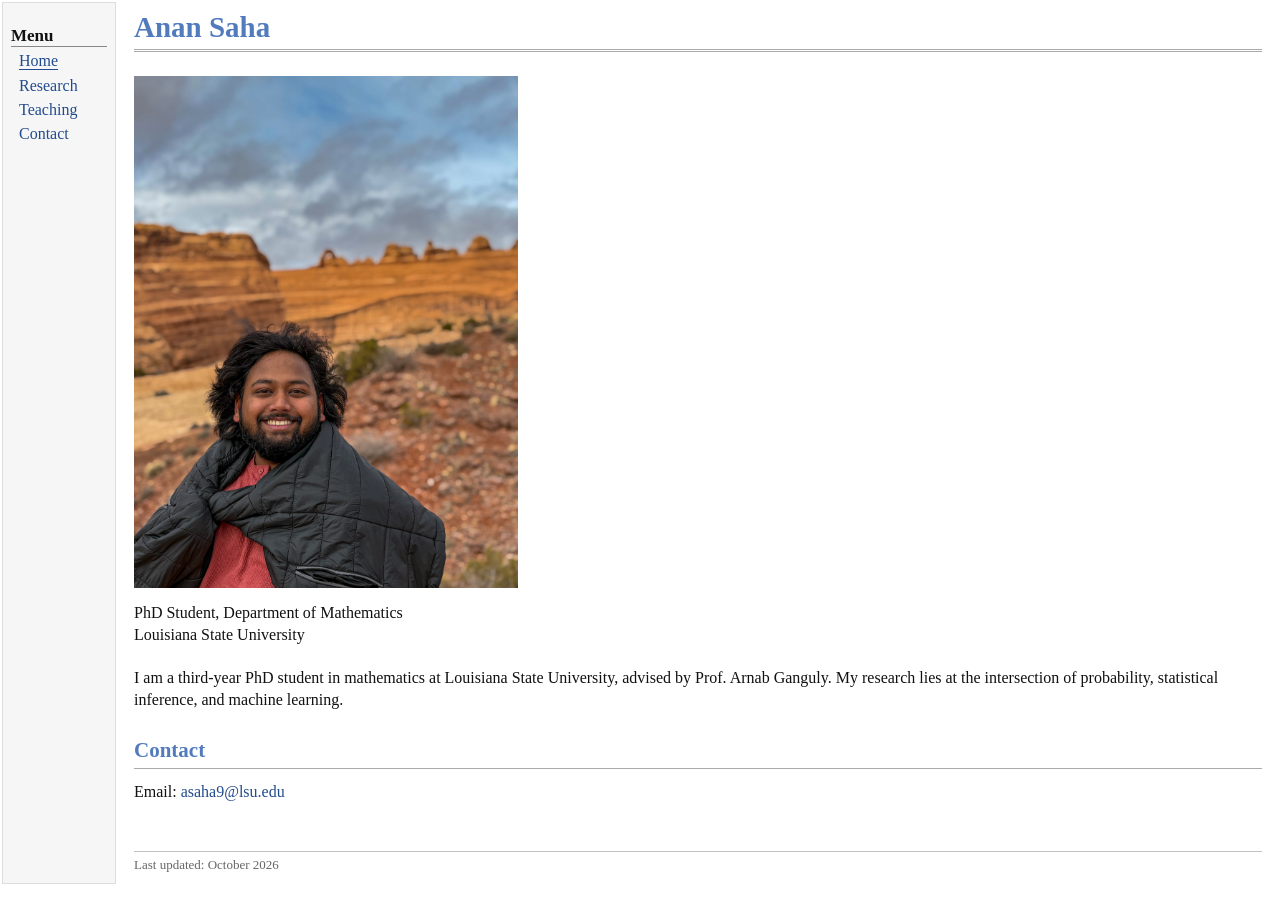
<file: index.html>
<!DOCTYPE html>
<html lang="en">
<head>
  <meta charset="utf-8">
  <meta name="viewport" content="width=device-width, initial-scale=1">
  <meta name="description" content="Anan Saha, PhD student in mathematics at Louisiana State University. Research in statistical inference, stochastic differential equations, and probabilistic modeling.">
  <title>Anan Saha</title>
  <link rel="stylesheet" href="styles.css">
</head>
<body>
  <a class="skip-link" href="#main-content">Skip to content</a>

  <div class="site-layout">
    <aside class="site-sidebar">
      <nav aria-label="Main navigation">
        <p class="menu-title">Menu</p>
        <ul>
          <li><a href="index.html" aria-current="page">Home</a></li>
          <li><a href="research.html">Research</a></li>
          <li><a href="teaching.html">Teaching</a></li>
          <li><a href="#contact">Contact</a></li>
        </ul>
      </nav>
    </aside>

    <main class="site-content" id="main-content" tabindex="-1">
      <header class="page-header">
        <h1>Anan Saha</h1>
      </header>

      <!-- To add a portrait, save your photo as profile.jpg in this folder
           and uncomment the following line:
      <img class="profile-photo" src="profile.jpg" alt="Anan Saha" width="384">
      -->
      <img
  class="profile-photo"
  src="IMG_0428_jpg.JPG"
  alt="Anan Saha"
  width="300"
  height="400"
>

      <p class="affiliation">
        PhD Student, Department of Mathematics<br>
        Louisiana State University
      </p>

   <p>
  I am a third-year PhD student in mathematics at Louisiana State
  University, advised by Prof. Arnab Ganguly. My research lies at
  the intersection of probability, statistical inference, and
  machine learning.
</p>



      <section id="contact" aria-labelledby="contact-heading">
        <h2 id="contact-heading">Contact</h2>
        <p>Email: <a href="mailto:asaha9@lsu.edu">asaha9@lsu.edu</a></p>
      </section>

      <footer class="site-footer">
        Last updated: <time datetime="2026-10">October 2026</time>
      </footer>
    </main>
  </div>
</body>
</html>
</file>
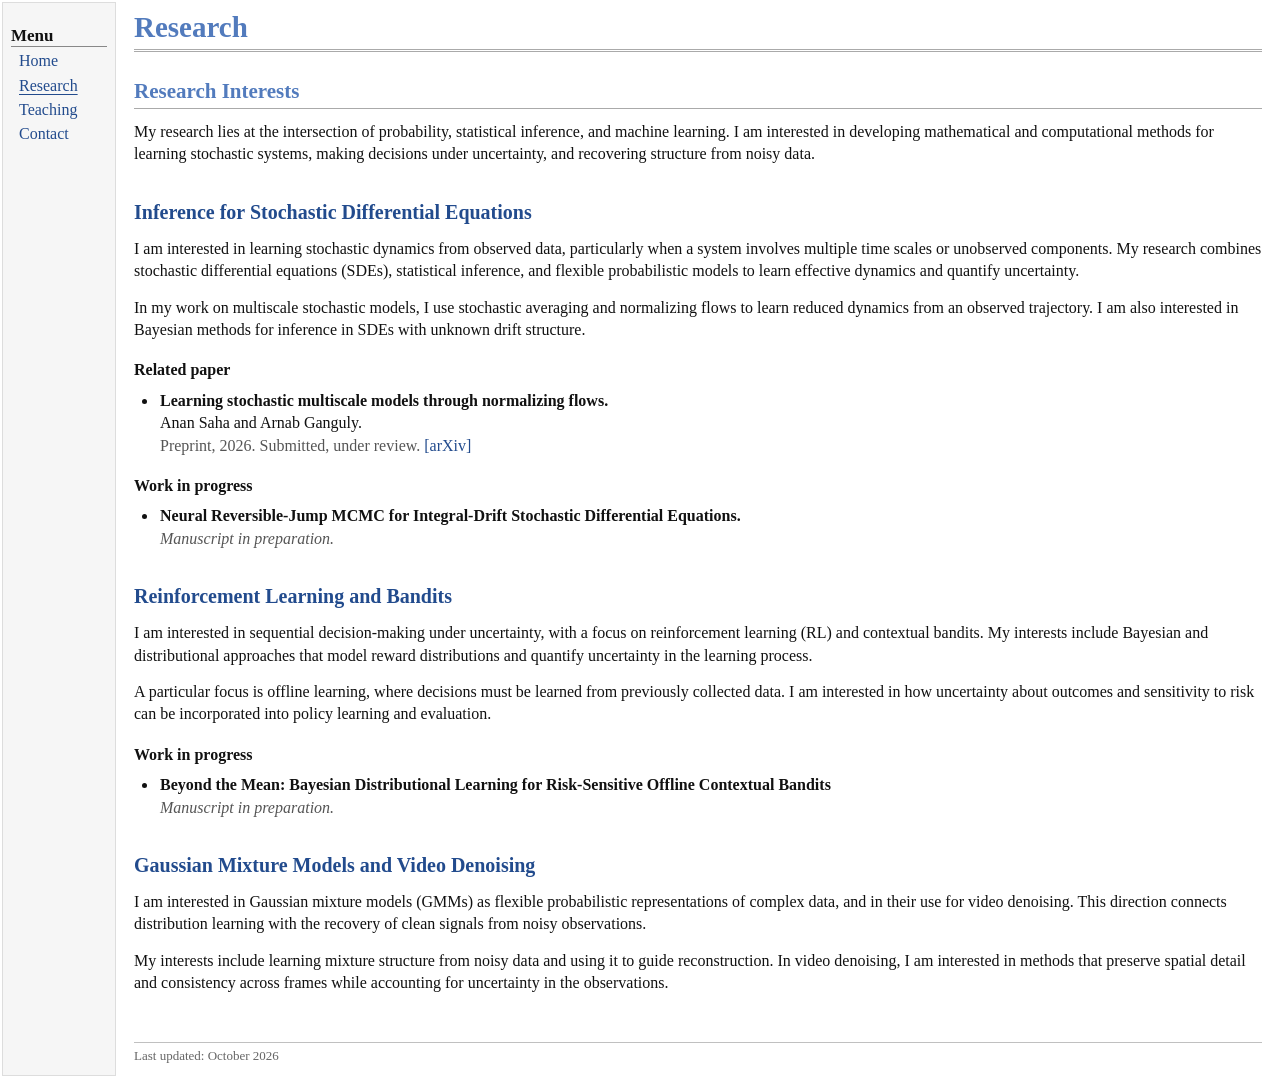
<file: research.html>
<!DOCTYPE html>
<html lang="en">
<head>
  <meta charset="utf-8">
  <meta name="viewport" content="width=device-width, initial-scale=1">

  <meta name="description"
        content="Anan Saha's research in SDE inference, reinforcement learning and bandits, and Gaussian mixture models and video denoising.">

  <title>Research | Anan Saha</title>

  <style>
    * {
      box-sizing: border-box;
    }

    body {
      margin: 0;
      background: #fff;
      color: #111;
      font-family: Georgia, "Times New Roman", serif;
      font-size: 16px;
      line-height: 1.4;
    }

    a {
      color: #224b8d;
      text-decoration: none;
    }

    a:hover {
      text-decoration: underline;
    }

    a:focus-visible,
    main:focus-visible {
      outline: 2px solid #224b8d;
      outline-offset: 3px;
    }

    .skip-link {
      position: absolute;
      top: 8px;
      left: 8px;
      z-index: 1;
      padding: 8px 12px;
      background: #fff;
      border: 1px solid #224b8d;
      transform: translateY(-150%);
    }

    .skip-link:focus {
      transform: translateY(0);
    }

    .site-layout {
      display: grid;
      grid-template-columns: 114px minmax(0, 1fr);
      gap: 18px;
      margin: 2px;
    }

    .site-sidebar {
      padding: 22px 8px 16px;
      background: #f6f6f6;
      border: 1px solid #ddd;
    }

    .menu-title {
      margin: 0 0 2px;
      border-bottom: 1px solid #888;
      font-size: 17px;
      font-weight: bold;
      line-height: 1.25;
    }

    .site-sidebar ul {
      margin: 0;
      padding: 0;
      list-style: none;
    }

    .site-sidebar a {
      display: block;
      padding: 1px 8px;
    }

    .site-sidebar a[aria-current="page"] {
      text-decoration: underline;
      text-underline-offset: 3px;
    }

    .site-content {
      min-width: 0;
      padding: 8px 16px 10px 0;
      overflow-wrap: break-word;
    }

    .page-header {
      margin-bottom: 24px;
      padding-bottom: 4px;
      border-bottom: 3px double #aaa;
    }

    h1 {
      margin: 0;
      color: #527bbd;
      font-size: 29px;
      line-height: 1.2;
    }

    h2 {
      margin: 26px 0 12px;
      padding-bottom: 3px;
      border-bottom: 1px solid #aaa;
      color: #527bbd;
      font-size: 21px;
      line-height: 1.3;
    }

    h3 {
      margin: 0 0 12px;
      color: #224b8d;
      font-size: 20px;
    }

    h4 {
      margin: 18px 0 8px;
      font-size: 16px;
    }

    p {
      margin: 0 0 14px;
    }

    .topic-nav {
      display: flex;
      flex-wrap: wrap;
      gap: 8px 20px;
      margin: 18px 0 24px;
    }

    .research-theme {
      margin-top: 32px;
      scroll-margin-top: 16px;
    }

    .paper-list {
      margin: 0;
      padding-left: 24px;
    }

    .paper-list li {
      margin-bottom: 14px;
      padding-left: 2px;
    }

    .paper-status {
      color: #555;
    }

    .site-footer {
      margin-top: 48px;
      padding-top: 4px;
      border-top: 1px solid #c0c0c0;
      color: #666;
      font-size: 13px;
    }

    @media (max-width: 640px) {
      .site-layout {
        display: block;
        margin: 0;
      }

      .site-sidebar {
        padding: 10px 12px;
        border-width: 0 0 1px;
      }

      .menu-title {
        margin-bottom: 4px;
        border: 0;
      }

      .site-sidebar ul {
        display: flex;
        flex-wrap: wrap;
        gap: 0 4px;
      }

      .site-sidebar a {
        display: flex;
        align-items: center;
        min-height: 44px;
        padding: 8px;
      }

      .site-content {
        padding: 20px 16px;
      }

      h1 {
        font-size: 28px;
      }

      .page-header {
        margin-bottom: 20px;
      }

      .topic-nav {
        flex-direction: column;
        gap: 12px;
      }
    }

    @media print {
      .site-sidebar,
      .skip-link,
      .topic-nav {
        display: none;
      }

      .site-layout {
        display: block;
        margin: 0;
      }

      .site-content {
        padding: 0;
      }

      h2,
      h3,
      h4 {
        break-after: avoid;
      }

      .paper-list li {
        break-inside: avoid;
      }
    }
  </style>
</head>

<body>
  <a class="skip-link" href="#main-content">Skip to content</a>

  <div class="site-layout">

    <aside class="site-sidebar">
      <nav aria-label="Main navigation">
        <p class="menu-title">Menu</p>

        <ul>
          <li><a href="index.html">Home</a></li>

          <li>
            <a href="research.html" aria-current="page">
              Research
            </a>
          </li>

          <li><a href="teaching.html">Teaching</a></li>
          <li><a href="index.html#contact">Contact</a></li>
        </ul>
      </nav>
    </aside>

    <main class="site-content" id="main-content" tabindex="-1">

      <header class="page-header">
        <h1>Research</h1>
      </header>

      <section aria-labelledby="interests-heading">
        <h2 id="interests-heading">Research Interests</h2>

        <p>
          My research lies at the intersection of probability,
          statistical inference, and machine learning. I am interested
          in developing mathematical and computational methods for
          learning stochastic systems, making decisions under
          uncertainty, and recovering structure from noisy data.
        </p>


        <!-- RESEARCH AREA 1 -->

        <section class="research-theme"
                 id="sde-inference"
                 aria-labelledby="sde-heading">

          <h3 id="sde-heading">
            Inference for Stochastic Differential Equations
          </h3>

          <p>
            I am interested in learning stochastic dynamics from
            observed data, particularly when a system involves multiple
            time scales or unobserved components. My research combines
            stochastic differential equations (SDEs), statistical
            inference, and flexible probabilistic models to learn
            effective dynamics and quantify uncertainty.
          </p>

          <p>
            In my work on multiscale stochastic models, I use stochastic
            averaging and normalizing flows to learn reduced dynamics
            from an observed trajectory. I am also interested in
            Bayesian methods for inference in SDEs with unknown
            drift structure.
          </p>

          <h4>Related paper</h4>

          <ul class="paper-list">
            <li>
              <strong>
                Learning stochastic multiscale models through
                normalizing flows.
              </strong><br>

              Anan Saha and Arnab Ganguly.<br>

              <span class="paper-status">
                Preprint, 2026. Submitted, under review.
              </span>

              <a href="https://arxiv.org/abs/2605.09718"
                 target="_blank"
                 rel="noopener noreferrer">
                [arXiv]
              </a>
            </li>
          </ul>

          <h4>Work in progress</h4>

          <ul class="paper-list">
            <li>
              <strong>
                Neural Reversible-Jump MCMC for Integral-Drift
                Stochastic Differential Equations.
              </strong><br>

              <em class="paper-status">
                Manuscript in preparation.
              </em>
            </li>
          </ul>
        </section>

        <!-- RESEARCH AREA 2 -->

        <section class="research-theme"
                 id="rl-bandits"
                 aria-labelledby="rl-heading">

          <h3 id="rl-heading">
            Reinforcement Learning and Bandits
          </h3>

          <p>
            I am interested in sequential decision-making under
            uncertainty, with a focus on reinforcement learning (RL)
            and contextual bandits. My interests include Bayesian and
            distributional approaches that model reward distributions
            and quantify uncertainty in the learning process.
          </p>

          <p>
            A particular focus is offline learning, where decisions
            must be learned from previously collected data. I am
            interested in how uncertainty about outcomes and
            sensitivity to risk can be incorporated into policy
            learning and evaluation.
          </p>

          <h4>Work in progress</h4>

          <ul class="paper-list">
            <li>
              <strong>
                Beyond the Mean: Bayesian Distributional Learning
                for Risk-Sensitive Offline Contextual Bandits
              </strong><br>

              <em class="paper-status">
                Manuscript in preparation.
              </em>
            </li>
          </ul>
        </section>

        <!-- RESEARCH AREA 3 -->

        <section class="research-theme"
                 id="gmm-video"
                 aria-labelledby="gmm-heading">

          <h3 id="gmm-heading">
            Gaussian Mixture Models and Video Denoising
          </h3>

          <p>
            I am interested in Gaussian mixture models (GMMs) as
            flexible probabilistic representations of complex data,
            and in their use for video denoising. This direction
            connects distribution learning with the recovery of
            clean signals from noisy observations.
          </p>

          <p>
            My interests include learning mixture structure from
            noisy data and using it to guide reconstruction. In video
            denoising, I am interested in methods that preserve
            spatial detail and consistency across frames while
            accounting for uncertainty in the observations.
          </p>

          <!-- Add related papers here as they become available. -->

        </section>
      </section>

      <footer class="site-footer">
        Last updated:
        <time datetime="2026-10">October 2026</time>
      </footer>

    </main>
  </div>
</body>
</html>
</file>
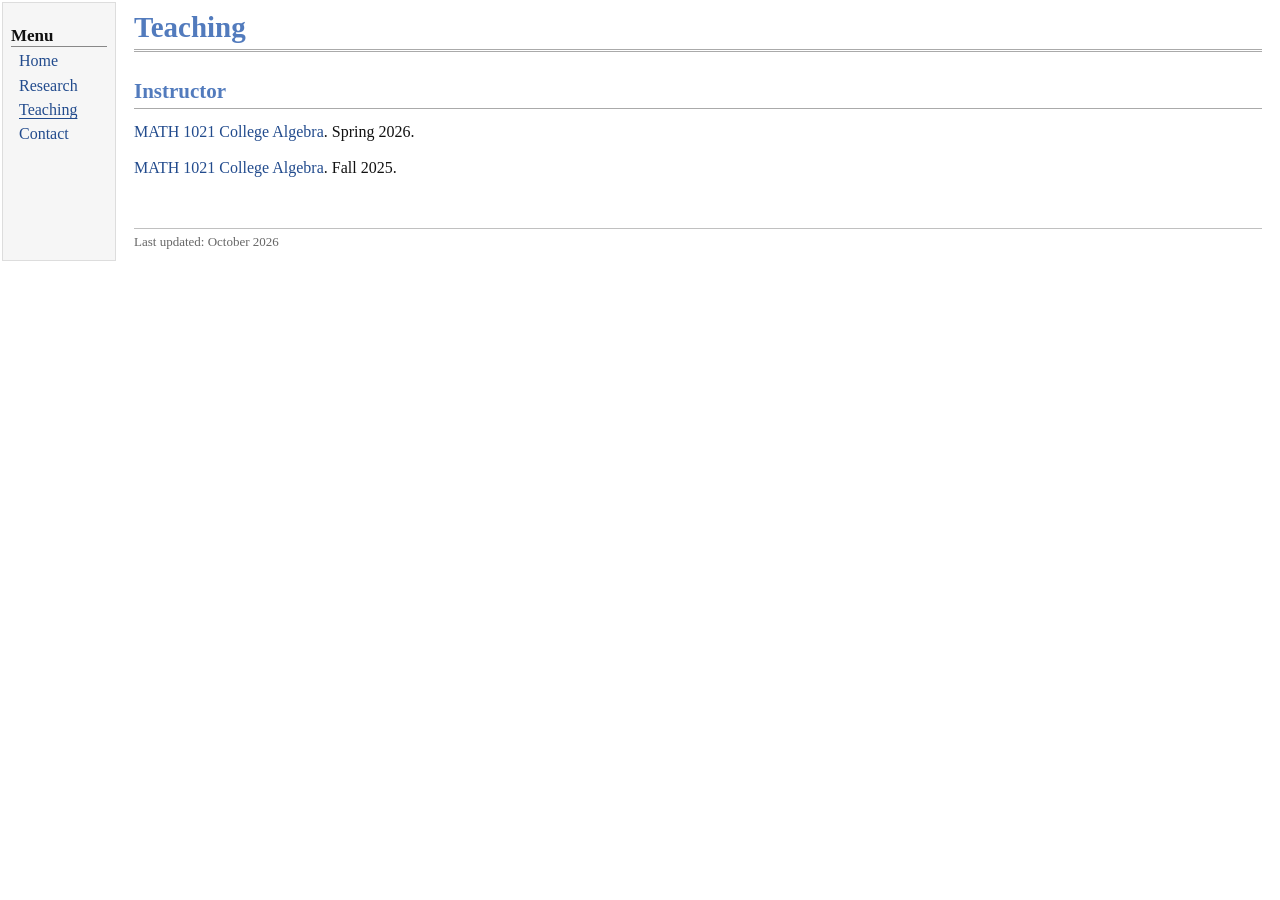
<file: teaching.html>
<!DOCTYPE html>
<html lang="en">
<head>
  <meta charset="utf-8">
  <meta name="viewport" content="width=device-width, initial-scale=1">
  <meta name="description" content="Teaching experience and mathematics courses taught by Anan Saha at Louisiana State University.">
  <title>Teaching | Anan Saha</title>
  <link rel="stylesheet" href="styles.css">
</head>
<body>
  <a class="skip-link" href="#main-content">Skip to content</a>

  <div class="site-layout">
    <aside class="site-sidebar">
      <nav aria-label="Main navigation">
        <p class="menu-title">Menu</p>
        <ul>
          <li><a href="index.html">Home</a></li>
          <li><a href="research.html">Research</a></li>
          <li><a href="teaching.html" aria-current="page">Teaching</a></li>
          <li><a href="index.html#contact">Contact</a></li>
        </ul>
      </nav>
    </aside>

    <main class="site-content" id="main-content" tabindex="-1">
      <header class="page-header">
        <h1>Teaching</h1>
      </header>

      <section aria-labelledby="instructor-heading">
        <h2 id="instructor-heading">Instructor</h2>
        <p>
          <a href="https://www.math.lsu.edu/precalcprogram/1021/" target="_blank" rel="noopener noreferrer">MATH 1021 College Algebra</a>. Spring 2026.
        </p>
        <p>
          <a href="https://www.math.lsu.edu/precalcprogram/1021/" target="_blank" rel="noopener noreferrer">MATH 1021 College Algebra</a>. Fall 2025.
        </p>
      </section>

      <footer class="site-footer">
        Last updated: <time datetime="2026-10">October 2026</time>
      </footer>
    </main>
  </div>
</body>
</html>
</file>
<file: styles.css>
/* Shared by index.html, research.html, and teaching.html. */
:root {
  color-scheme: light;
  --heading-color: #527bbd;
  --link-color: #224b8d;
  --rule-color: #aaa;
  --sidebar-color: #f6f6f6;
}

* {
  box-sizing: border-box;
}

body {
  margin: 0;
  background: #fff;
  color: #111;
  font-family: Georgia, "Times New Roman", serif;
  font-size: 16px;
  line-height: 1.4;
}

a {
  color: var(--link-color);
  text-decoration: none;
}

a:hover {
  text-decoration: underline;
}

a:focus-visible,
main:focus-visible {
  outline: 2px solid var(--link-color);
  outline-offset: 3px;
}

.skip-link {
  position: absolute;
  top: 8px;
  left: 8px;
  z-index: 1;
  padding: 8px 12px;
  transform: translateY(-150%);
  background: #fff;
  border: 1px solid var(--link-color);
}

.skip-link:focus {
  transform: translateY(0);
}

.site-layout {
  display: grid;
  grid-template-columns: 114px minmax(0, 1fr);
  gap: 18px;
  margin: 2px;
}

.site-sidebar {
  padding: 22px 8px 16px;
  background: var(--sidebar-color);
  border: 1px solid #ddd;
}

.menu-title {
  margin: 0 0 2px;
  border-bottom: 1px solid #888;
  font-size: 17px;
  font-weight: bold;
  line-height: 1.25;
}

.site-sidebar ul {
  margin: 0;
  padding: 0;
  list-style: none;
}

.site-sidebar a {
  display: block;
  padding: 1px 8px;
  line-height: 1.4;
}

.site-sidebar a[aria-current="page"] {
  text-decoration: underline;
  text-underline-offset: 3px;
}

.site-content {
  min-width: 0;
  padding: 8px 16px 10px 0;
  overflow-wrap: break-word;
}

.page-header {
  margin-bottom: 24px;
  padding-bottom: 4px;
  border-bottom: 3px double var(--rule-color);
}

h1,
h2,
h3 {
  color: var(--heading-color);
  font-weight: bold;
}

h1 {
  margin: 0;
  font-size: 29px;
  line-height: 1.2;
}

h2 {
  margin: 26px 0 12px;
  padding-bottom: 3px;
  border-bottom: 1px solid var(--rule-color);
  font-size: 21px;
  line-height: 1.3;
}

h3 {
  margin: 20px 0 10px;
  color: var(--link-color);
  font-size: 17px;
}

p {
  margin: 0 0 14px;
}

.affiliation {
  margin-bottom: 20px;
}

/* Optional: add your own portrait above the biography in index.html. */
.profile-photo {
  display: block;
  width: 384px;
  max-width: 100%;
  height: auto;
  margin: 0 0 14px;
}

.publication-list,
.course-list {
  margin: 0;
  padding-left: 28px;
}

.publication-list li {
  margin-bottom: 18px;
  padding-left: 2px;
}

.paper-title {
  font-weight: bold;
}

.course-list li {
  margin-bottom: 14px;
  padding-left: 2px;
}

.course-details {
  color: #444;
}

.site-footer {
  margin-top: 48px;
  padding-top: 4px;
  border-top: 1px solid #c0c0c0;
  color: #666;
  font-size: 13px;
}

@media (max-width: 640px) {
  .site-layout {
    display: block;
    margin: 0;
  }

  .site-sidebar {
    padding: 10px 12px;
    border-width: 0 0 1px;
  }

  .menu-title {
    margin-bottom: 4px;
    border: 0;
  }

  .site-sidebar ul {
    display: flex;
    flex-wrap: wrap;
    gap: 0 4px;
  }

  .site-sidebar a {
    display: flex;
    align-items: center;
    min-height: 44px;
    padding: 8px;
  }

  .site-content {
    padding: 20px 16px;
  }

  h1 {
    font-size: 28px;
  }

  .page-header {
    margin-bottom: 20px;
  }
}

@media print {
  .site-sidebar,
  .skip-link {
    display: none;
  }

  .site-layout {
    display: block;
    margin: 0;
  }

  .site-content {
    padding: 0;
  }

  .publication-list li,
  .course-list li {
    break-inside: avoid;
  }
}
</file>
